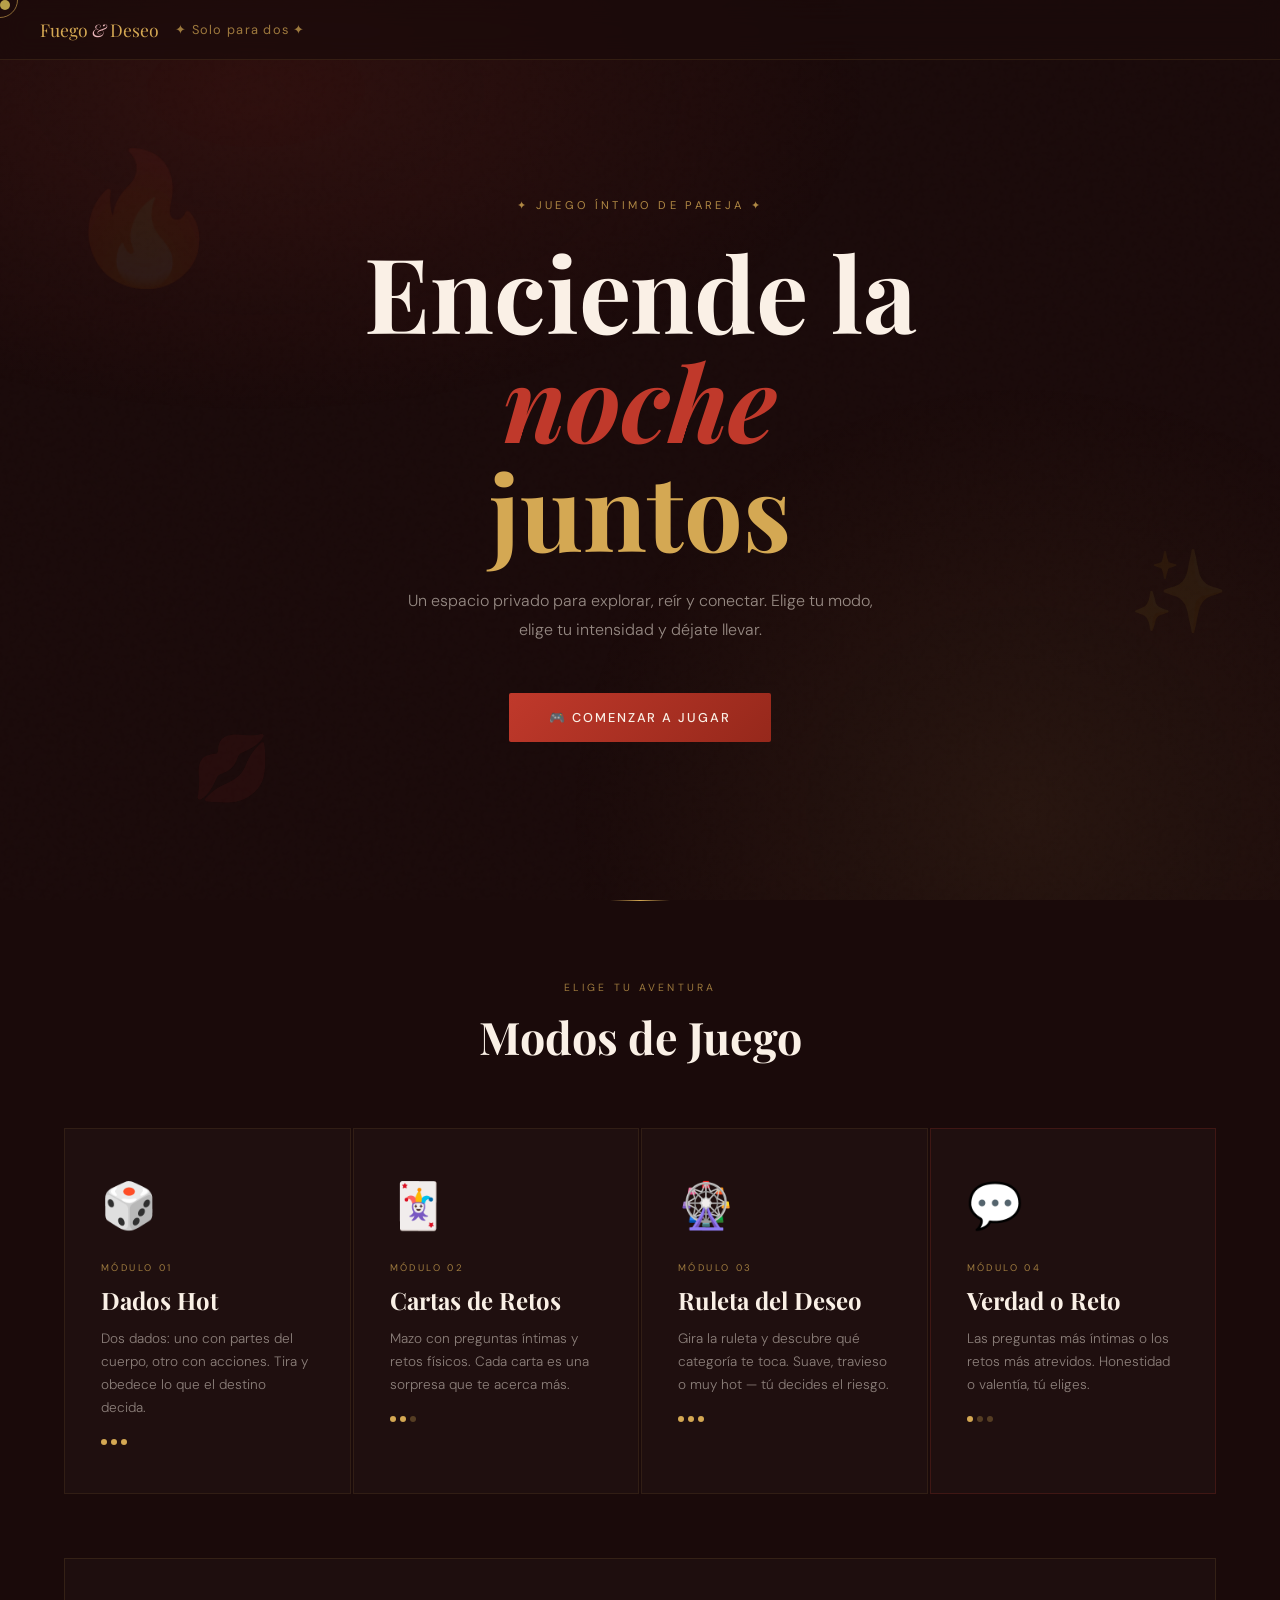
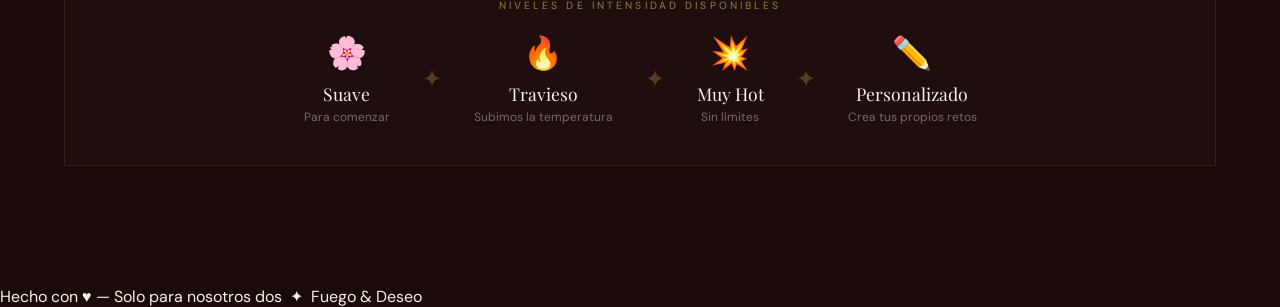
<file: index.html>
<!DOCTYPE html>
<html lang="es">
<head>
  <meta charset="UTF-8">
  <meta name="viewport" content="width=device-width, initial-scale=1.0">
  <title>Fuego & Deseo — Juegos de Pareja</title>
    <link rel="preconnect" href="https://fonts.googleapis.com">
  <link href="https://fonts.googleapis.com/css2?family=Playfair+Display:ital,wght@0,400;0,700;1,400&family=DM+Sans:wght@300;400;500&display=swap" rel="stylesheet">
  <link rel="stylesheet" href="styles.css">
</head>
<body>

  <!-- Custom Cursor -->
  <div class="cursor" id="cursor"></div>
  <div class="cursor-ring" id="cursorRing"></div>

  <!-- Particles -->
  <div class="particles" id="particles"></div>

  <!-- NAV -->
  <nav>
    <div class="nav-logo">Fuego <span>&</span> Deseo</div>
    <div class="nav-hint">✦ Solo para dos ✦</div>
  </nav>

  <!-- HERO -->
  <section class="hero">
    <div class="flame-deco">🔥</div>
    <div class="flame-deco">✨</div>
    <div class="flame-deco">💋</div>

    <div class="hero-inner">
      <p class="hero-pre">✦ Juego íntimo de pareja ✦</p>
      <h1 class="hero-title">
        Enciende la <em>noche</em>
        <span class="gold">juntos</span>
      </h1>
      <p class="hero-sub">
        Un espacio privado para explorar, reír y conectar.
        Elige tu modo, elige tu intensidad y déjate llevar.
      </p>
      <div class="hero-cta">
        <a href="#modulos" class="btn-main">
          <span>🎮 Comenzar a jugar</span>
        </a>
      </div>
    </div>
  </section>

  <div class="divider"></div>

  <!-- MÓDULOS -->
  <section class="modules" id="modulos">
    <p class="section-label">Elige tu aventura</p>
    <h2 class="section-title">Modos de Juego</h2>

    <div class="modules-grid">

      <!-- DADOS -->
      <a href="dados.html" class="module-card reveal">
        <span class="card-icon">🎲</span>
        <span class="card-tag">Módulo 01</span>
        <h3 class="card-title">Dados Hot</h3>
        <p class="card-desc">Dos dados: uno con partes del cuerpo, otro con acciones. Tira y obedece lo que el destino decida.</p>
        <div class="card-intensity">
          <div class="dot active"></div>
          <div class="dot active"></div>
          <div class="dot active"></div>
        </div>
        <span class="card-arrow">→</span>
      </a>

      <!-- CARTAS -->
      <a href="cartas.html" class="module-card reveal">
        <span class="card-icon">🃏</span>
        <span class="card-tag">Módulo 02</span>
        <h3 class="card-title">Cartas de Retos</h3>
        <p class="card-desc">Mazo con preguntas íntimas y retos físicos. Cada carta es una sorpresa que te acerca más.</p>
        <div class="card-intensity">
          <div class="dot active"></div>
          <div class="dot active"></div>
          <div class="dot"></div>
        </div>
        <span class="card-arrow">→</span>
      </a>

      <!-- RULETA -->
      <a href="ruleta.html" class="module-card reveal">
        <span class="card-icon">🎡</span>
        <span class="card-tag">Módulo 03</span>
        <h3 class="card-title">Ruleta del Deseo</h3>
        <p class="card-desc">Gira la ruleta y descubre qué categoría te toca. Suave, travieso o muy hot — tú decides el riesgo.</p>
        <div class="card-intensity">
          <div class="dot active"></div>
          <div class="dot active"></div>
          <div class="dot active"></div>
        </div>
        <span class="card-arrow">→</span>
      </a>

      <!-- VERDAD O RETO -->
      <a href="cartas.html" class="module-card reveal" style="border-color: rgba(192,57,43,0.2);">
        <span class="card-icon">💬</span>
        <span class="card-tag">Módulo 04</span>
        <h3 class="card-title">Verdad o Reto</h3>
        <p class="card-desc">Las preguntas más íntimas o los retos más atrevidos. Honestidad o valentía, tú eliges.</p>
        <div class="card-intensity">
          <div class="dot active"></div>
          <div class="dot"></div>
          <div class="dot"></div>
        </div>
        <span class="card-arrow">→</span>
      </a>

    </div>

    <!-- Intensity Info -->
    <div class="reveal" style="margin-top: 64px; padding: 40px; background: rgba(255,255,255,0.02); border: 1px solid rgba(212,168,83,0.12); text-align: center;">
      <p style="font-size: 0.65rem; letter-spacing: 0.3em; text-transform: uppercase; color: var(--gold); opacity: 0.7; margin-bottom: 20px;">Niveles de intensidad disponibles</p>
      <div style="display: flex; justify-content: center; gap: 32px; flex-wrap: wrap;">
        <div style="text-align: center;">
          <div style="font-size: 2rem; margin-bottom: 8px;">🌸</div>
          <div style="font-family: 'Playfair Display', serif; font-size: 1.1rem; margin-bottom: 4px;">Suave</div>
          <div style="font-size: 0.75rem; color: rgba(250,240,230,0.4);">Para comenzar</div>
        </div>
        <div style="color: rgba(212,168,83,0.3); display: flex; align-items: center; font-size: 1.5rem;">✦</div>
        <div style="text-align: center;">
          <div style="font-size: 2rem; margin-bottom: 8px;">🔥</div>
          <div style="font-family: 'Playfair Display', serif; font-size: 1.1rem; margin-bottom: 4px;">Travieso</div>
          <div style="font-size: 0.75rem; color: rgba(250,240,230,0.4);">Subimos la temperatura</div>
        </div>
        <div style="color: rgba(212,168,83,0.3); display: flex; align-items: center; font-size: 1.5rem;">✦</div>
        <div style="text-align: center;">
          <div style="font-size: 2rem; margin-bottom: 8px;">💥</div>
          <div style="font-family: 'Playfair Display', serif; font-size: 1.1rem; margin-bottom: 4px;">Muy Hot</div>
          <div style="font-size: 0.75rem; color: rgba(250,240,230,0.4);">Sin límites</div>
        </div>
        <div style="color: rgba(212,168,83,0.3); display: flex; align-items: center; font-size: 1.5rem;">✦</div>
        <div style="text-align: center;">
          <div style="font-size: 2rem; margin-bottom: 8px;">✏️</div>
          <div style="font-family: 'Playfair Display', serif; font-size: 1.1rem; margin-bottom: 4px;">Personalizado</div>
          <div style="font-size: 0.75rem; color: rgba(250,240,230,0.4);">Crea tus propios retos</div>
        </div>
      </div>
    </div>
  </section>

  <footer>
    <p>Hecho con <span class="heart">♥</span> — Solo para nosotros dos &nbsp;✦&nbsp; Fuego & Deseo</p>
  </footer>

  <script src="index.js" defer></script>
</body>
</html>
</file>
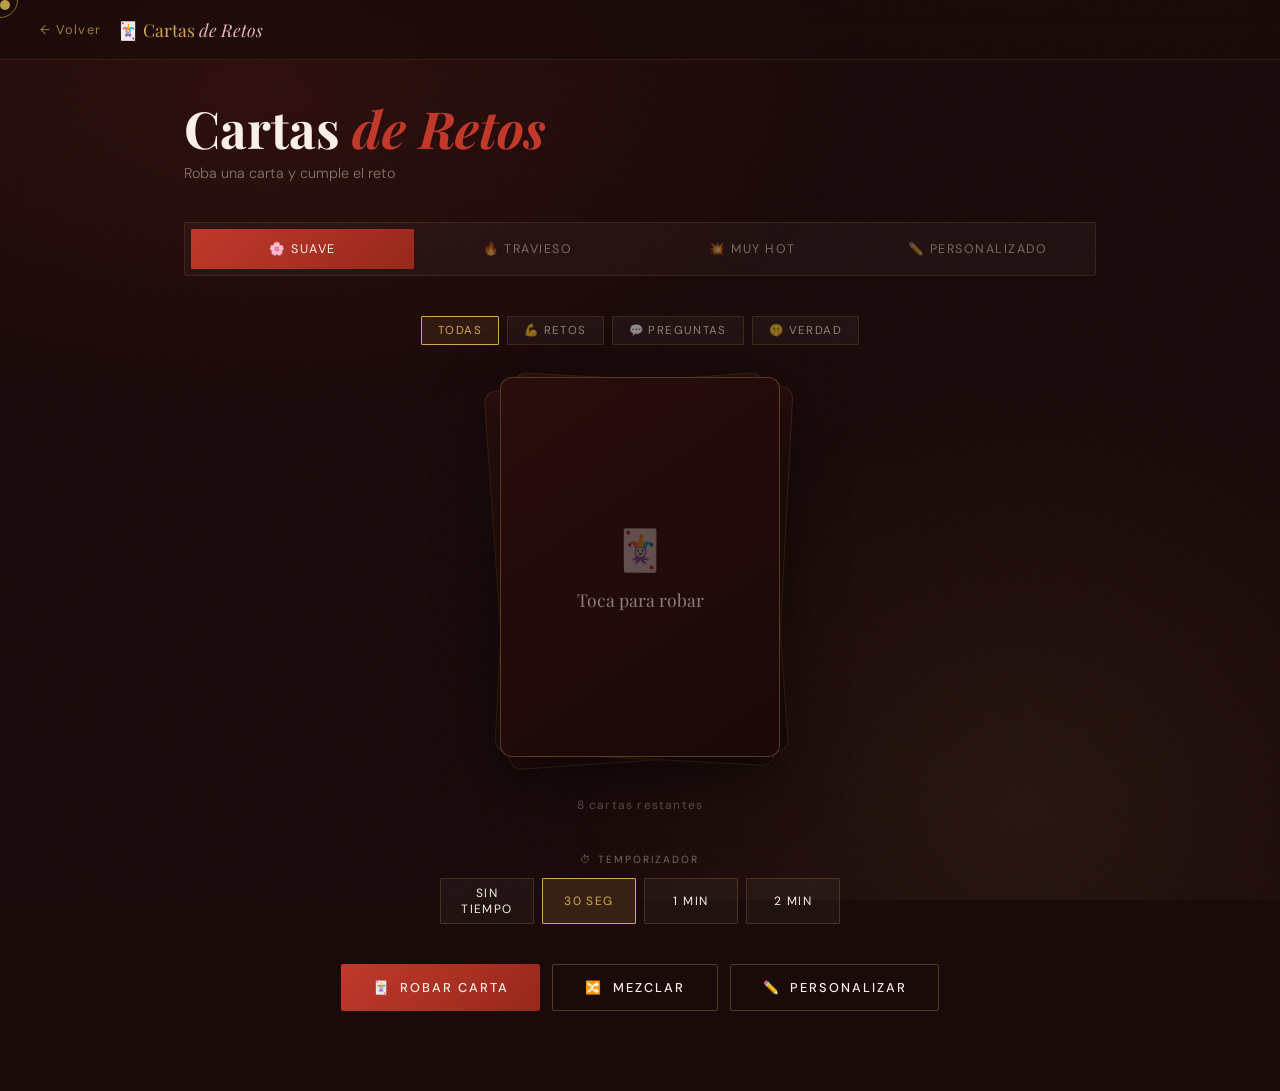
<file: cartas.html>
<!DOCTYPE html>
<html lang="es">
<head>
  <meta charset="UTF-8">
  <meta name="viewport" content="width=device-width, initial-scale=1.0">
  <title>Cartas de Retos — Fuego & Deseo</title>
  <link rel="preconnect" href="https://fonts.googleapis.com">
  <link href="https://fonts.googleapis.com/css2?family=Playfair+Display:ital,wght@0,400;0,700;1,400&family=DM+Sans:wght@300;400;500&display=swap" rel="stylesheet">
  <link rel="stylesheet" href="styles.css">
</head>
<body>
  <div class="cursor" id="cursor"></div>
  <div class="cursor-ring" id="cursorRing"></div>

  <nav>
    <a href="index.html" class="nav-back">← Volver</a>
    <div class="nav-logo">🃏 Cartas <span>de Retos</span></div>
  </nav>

  <div class="page-wrap">
    <h1 class="page-title anim-fade">Cartas <em style="font-style:italic;color:var(--rouge)">de Retos</em></h1>
    <p class="page-sub anim-fade">Roba una carta y cumple el reto</p>

    <!-- INTENSITY -->
    <div class="intensity-bar anim-fade" id="intensityBar">
      <button class="intensity-btn active" data-level="suave">🌸 Suave</button>
      <button class="intensity-btn" data-level="travieso">🔥 Travieso</button>
      <button class="intensity-btn" data-level="hot">💥 Muy Hot</button>
      <button class="intensity-btn" data-level="custom">✏️ Personalizado</button>
    </div>

    <!-- TYPE FILTER -->
    <div class="card-type-row anim-fade">
      <button class="type-filter active" data-type="all">Todas</button>
      <button class="type-filter" data-type="reto">💪 Retos</button>
      <button class="type-filter" data-type="pregunta">💬 Preguntas</button>
      <button class="type-filter" data-type="verdad">🤫 Verdad</button>
    </div>

    <div class="cards-section">
      <!-- DECK -->
      <div class="deck-area">
        <div class="deck-stack">
          <div class="deck-ghost"></div>
          <div class="deck-ghost"></div>
        </div>
        <div class="card-main" id="cardMain">
          <div class="card-back">🃏</div>
          <p style="font-family:'Playfair Display',serif;font-size:1.1rem;margin-top:12px;opacity:0.5;">Toca para robar</p>

          <div class="card-timer" id="cardTimer">
            <div class="timer-display" id="timerDisplay">00:30</div>
            <div class="timer-bar"><div class="timer-fill" id="timerFill" style="width:100%"></div></div>
          </div>
        </div>
      </div>

      <!-- Counter -->
      <div class="counter" id="counter">— cartas disponibles —</div>

      <!-- Timer presets -->
      <div class="timer-section">
        <div class="timer-label">⏱ Temporizador</div>
        <div class="timer-controls">
          <button class="timer-preset" data-sec="0">Sin tiempo</button>
          <button class="timer-preset active" data-sec="30">30 seg</button>
          <button class="timer-preset" data-sec="60">1 min</button>
          <button class="timer-preset" data-sec="120">2 min</button>
        </div>
      </div>

      <!-- Actions -->
      <div class="actions-row">
        <button class="btn btn-primary" id="drawBtn">🃏 &nbsp;Robar carta</button>
        <button class="btn btn-ghost" id="shuffleBtn">🔀 &nbsp;Mezclar</button>
        <button class="btn btn-ghost" id="customBtn">✏️ &nbsp;Personalizar</button>
      </div>
    </div>
  </div>

  <!-- CUSTOM MODAL -->
  <div class="modal-backdrop" id="customModal">
    <div class="modal">
      <button class="modal-close close-modal">✕</button>
      <h2 style="font-family:'Playfair Display',serif;font-size:1.5rem;margin-bottom:4px;">Agregar cartas</h2>
      <p style="font-size:0.8rem;color:rgba(250,240,230,0.4);margin-bottom:20px;">Crea tus propios retos y preguntas</p>

      <label class="field-label">Tipo de carta</label>
      <select class="type-select" id="newCardType">
        <option value="reto">💪 Reto</option>
        <option value="pregunta">💬 Pregunta</option>
        <option value="verdad">🤫 Verdad</option>
      </select>

      <label class="field-label">Texto de la carta</label>
      <div style="display:flex;gap:8px;margin-bottom:16px;">
        <textarea class="input" id="newCardText" rows="3" placeholder="Escribe tu reto o pregunta..."></textarea>
        <button class="btn btn-gold" style="flex-shrink:0;align-self:flex-end" id="addCard">+ Agregar</button>
      </div>

      <div class="custom-cards-list" id="customCardsList"></div>

      <div style="margin-top:24px;display:flex;gap:8px;justify-content:flex-end;">
        <button class="btn btn-ghost close-modal">Cerrar</button>
      </div>
    </div>
  </div>

  <script src="cartas.js" defer></script>
</body>
</html>
</file>
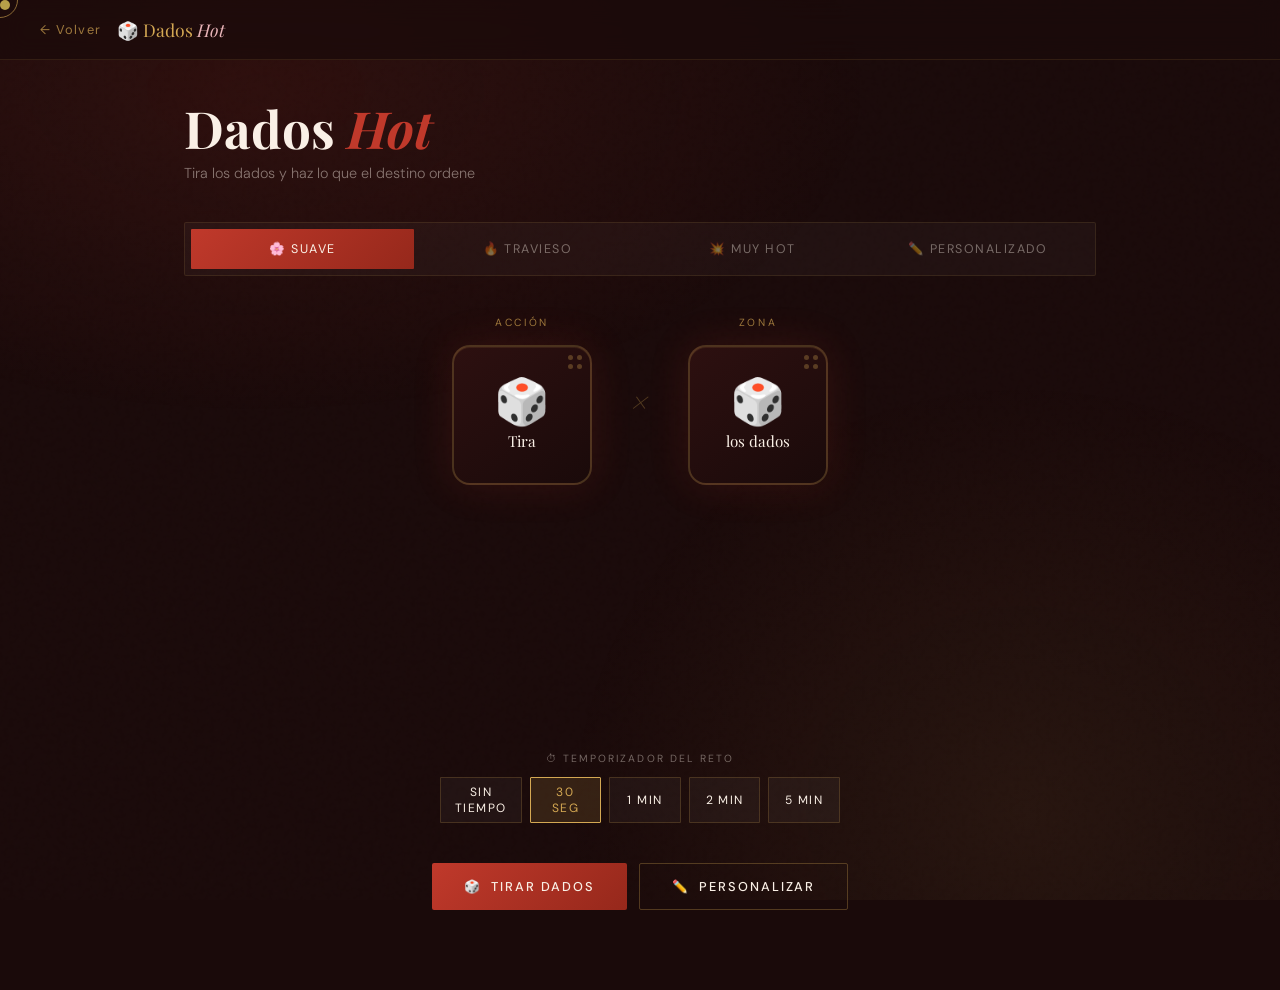
<file: dados.html>
<!DOCTYPE html>
<html lang="es">
<head>
  <meta charset="UTF-8">
  <meta name="viewport" content="width=device-width, initial-scale=1.0">
  <title>Dados Hot — Fuego & Deseo</title>
  <link rel="preconnect" href="https://fonts.googleapis.com">
  <link href="https://fonts.googleapis.com/css2?family=Playfair+Display:ital,wght@0,400;0,700;1,400&family=DM+Sans:wght@300;400;500&display=swap" rel="stylesheet">
  <link rel="stylesheet" href="styles.css">
</head>
<body>
  <div class="cursor" id="cursor"></div>
  <div class="cursor-ring" id="cursorRing"></div>

  <nav>
    <a href="index.html" class="nav-back">← Volver</a>
    <div class="nav-logo">🎲 Dados <span>Hot</span></div>
  </nav>

  <div class="page-wrap">
    <h1 class="page-title anim-fade">Dados <em style="font-style:italic;color:var(--rouge)">Hot</em></h1>
    <p class="page-sub anim-fade">Tira los dados y haz lo que el destino ordene</p>

    <!-- INTENSITY -->
    <div class="intensity-bar anim-fade" id="intensityBar">
      <button class="intensity-btn active" data-level="suave">🌸 Suave</button>
      <button class="intensity-btn" data-level="travieso">🔥 Travieso</button>
      <button class="intensity-btn" data-level="hot">💥 Muy Hot</button>
      <button class="intensity-btn" data-level="custom">✏️ Personalizado</button>
    </div>

    <div class="dice-arena">
      <!-- DICE -->
      <div class="dice-pair">
        <div class="die-wrap">
          <div class="die-label">Acción</div>
          <div class="die" id="dieAccion">
            <div class="dots-decor"><div class="dot-d"></div><div class="dot-d"></div><div class="dot-d"></div><div class="dot-d"></div></div>
            <div class="die-emoji" id="dieAccionEmoji">🎲</div>
            <div class="die-text" id="dieAccionText">Tira</div>
          </div>
        </div>

        <div class="die-vs">×</div>

        <div class="die-wrap">
          <div class="die-label">Zona</div>
          <div class="die" id="dieZona">
            <div class="dots-decor"><div class="dot-d"></div><div class="dot-d"></div><div class="dot-d"></div><div class="dot-d"></div></div>
            <div class="die-emoji" id="dieZonaEmoji">🎲</div>
            <div class="die-text" id="dieZonaText">los dados</div>
          </div>
        </div>
      </div>

      <!-- RESULT -->
      <div class="result-card" id="resultCard">
        <div class="result-verb" id="resAccion">—</div>
        <div class="result-connector">en</div>
        <div class="result-body" id="resZona">—</div>
        <div id="resTimer" style="margin-top:16px;display:none;">
          <div class="timer-display" id="timerDisplay">00:30</div>
          <div class="timer-bar"><div class="timer-fill" id="timerFill" style="width:100%"></div></div>
        </div>
      </div>

      <!-- TIMER PRESETS -->
      <div class="timer-section">
        <div class="timer-label">⏱ Temporizador del reto</div>
        <div class="timer-controls">
          <button class="timer-preset" data-sec="0">Sin tiempo</button>
          <button class="timer-preset active" data-sec="30">30 seg</button>
          <button class="timer-preset" data-sec="60">1 min</button>
          <button class="timer-preset" data-sec="120">2 min</button>
          <button class="timer-preset" data-sec="300">5 min</button>
        </div>
      </div>

      <!-- ACTIONS -->
      <div class="actions-row">
        <button class="btn btn-primary" id="rollBtn">🎲 &nbsp;Tirar dados</button>
        <button class="btn btn-ghost" id="customBtn">✏️ &nbsp;Personalizar</button>
      </div>
    </div>
  </div>

  <!-- CUSTOM MODAL -->
  <div class="modal-backdrop" id="customModal">
    <div class="modal">
      <button class="modal-close" id="modalClose">✕</button>
      <h2 style="font-family:'Playfair Display',serif;font-size:1.6rem;margin-bottom:4px;">Personalizar dados</h2>
      <p style="font-size:0.8rem;color:rgba(250,240,230,0.4);margin-bottom:24px;">Agrega tus propias acciones y zonas</p>

      <div class="tab-bar">
        <button class="tab-btn active" data-tab="acciones">Acciones</button>
        <button class="tab-btn" data-tab="zonas">Zonas</button>
      </div>

      <div id="tabAcciones">
        <label class="field-label">Nueva acción</label>
        <div style="display:flex;gap:8px;margin-bottom:16px;">
          <input type="text" class="input" id="inputAccion" placeholder="Ej: Masajea..." style="resize:none;">
          <button class="btn btn-gold" style="white-space:nowrap" id="addAccion">+ Agregar</button>
        </div>
        <ul class="custom-list" id="listAcciones"></ul>
      </div>

      <div id="tabZonas" style="display:none;">
        <label class="field-label">Nueva zona</label>
        <div style="display:flex;gap:8px;margin-bottom:16px;">
          <input type="text" class="input" id="inputZona" placeholder="Ej: la espalda...">
          <button class="btn btn-gold" style="white-space:nowrap" id="addZona">+ Agregar</button>
        </div>
        <ul class="custom-list" id="listZonas"></ul>
      </div>

      <div style="margin-top:24px;display:flex;gap:8px;justify-content:flex-end;">
        <button class="btn btn-ghost" id="modalCancel">Cancelar</button>
        <button class="btn btn-primary" id="modalSave">Guardar</button>
      </div>
    </div>
  </div>

  <script src="dados.js" defer></script>
</body>
</html>
</file>
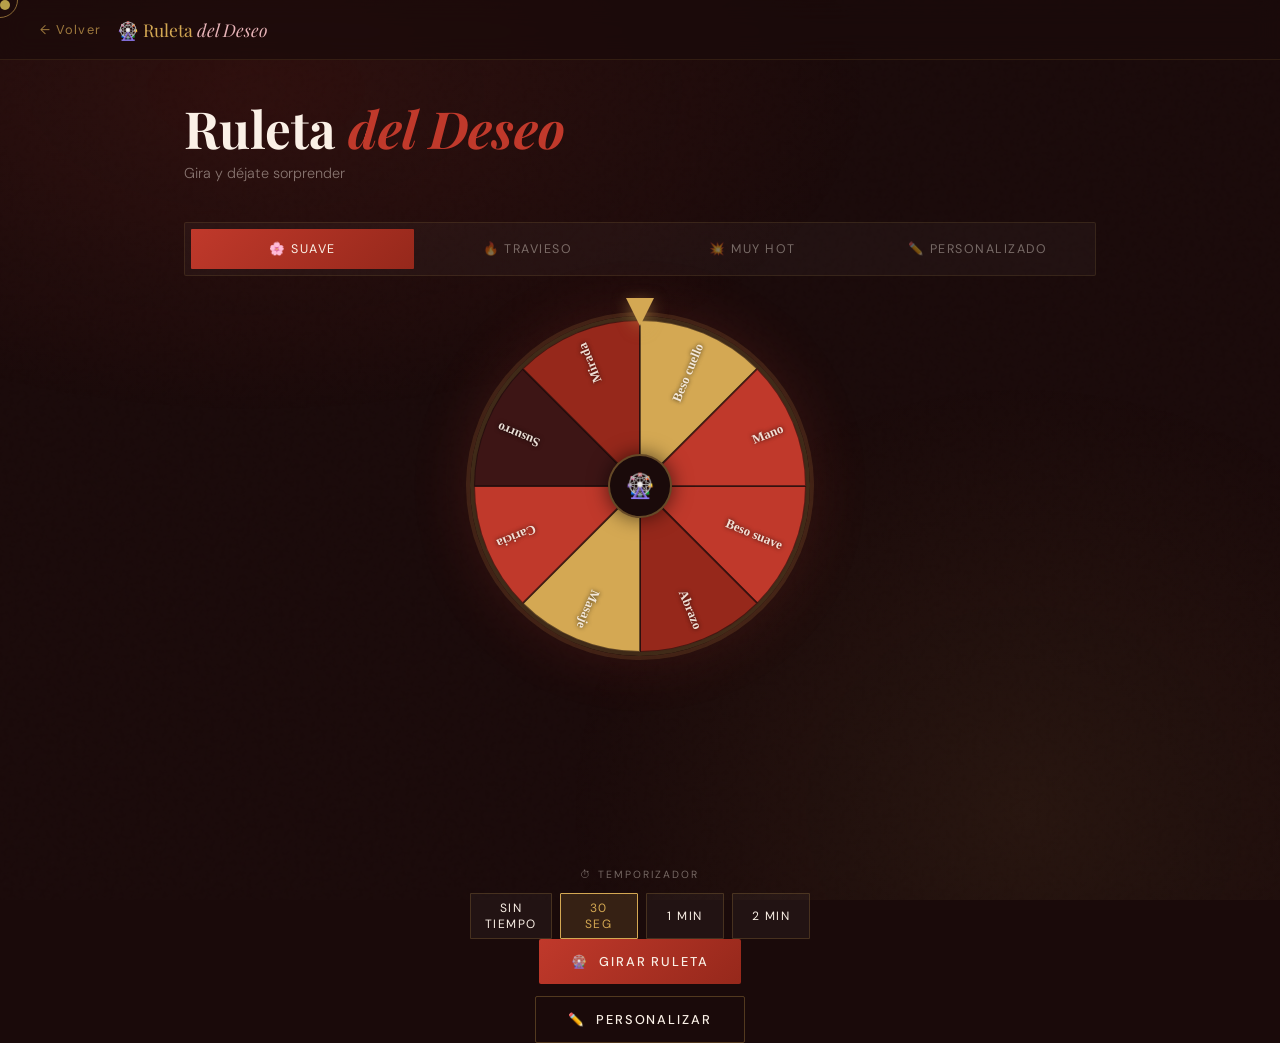
<file: ruleta.html>
<!DOCTYPE html>
<html lang="es">
<head>
  <meta charset="UTF-8">
  <meta name="viewport" content="width=device-width, initial-scale=1.0">
  <title>Ruleta del Deseo — Fuego & Deseo</title>
  <link rel="preconnect" href="https://fonts.googleapis.com">
  <link href="https://fonts.googleapis.com/css2?family=Playfair+Display:ital,wght@0,400;0,700;1,400&family=DM+Sans:wght@300;400;500&display=swap" rel="stylesheet">
  <link rel="stylesheet" href="styles.css">
</head>
<body>
  <div class="cursor" id="cursor"></div>
  <div class="cursor-ring" id="cursorRing"></div>

  <nav>
    <a href="index.html" class="nav-back">← Volver</a>
    <div class="nav-logo">🎡 Ruleta <span>del Deseo</span></div>
  </nav>

  <div class="page-wrap">
    <h1 class="page-title anim-fade">Ruleta <em style="font-style:italic;color:var(--rouge)">del Deseo</em></h1>
    <p class="page-sub anim-fade">Gira y déjate sorprender</p>

    <!-- INTENSITY -->
    <div class="intensity-bar anim-fade">
      <button class="intensity-btn active" data-level="suave">🌸 Suave</button>
      <button class="intensity-btn" data-level="travieso">🔥 Travieso</button>
      <button class="intensity-btn" data-level="hot">💥 Muy Hot</button>
      <button class="intensity-btn" data-level="custom">✏️ Personalizado</button>
    </div>

    <div class="wheel-section">
      <!-- WHEEL -->
      <div class="wheel-container">
        <div class="wheel-pointer"></div>
        <canvas id="wheel" width="340" height="340"></canvas>
        <button class="wheel-center-btn" id="spinBtn">🎡</button>
      <div class="wheel-result" id="wheelResult">
        <div class="result-category" id="resultCategory">—</div>
        <div class="result-main" id="resultMain">—</div>
        <div style="margin-top:20px;" id="resultTimer" style="display:none;">
          <div class="timer-display" id="timerDisplay">00:30</div>
          <div class="timer-bar"><div class="timer-fill" id="timerFill" style="width:100%"></div></div>
        </div>
      </div>

      <!-- TIMER -->
      <div class="timer-section">
        <div class="timer-label">⏱ Temporizador</div>
        <div class="timer-controls">
          <button class="timer-preset" data-sec="0">Sin tiempo</button>
          <button class="timer-preset active" data-sec="30">30 seg</button>
          <button class="timer-preset" data-sec="60">1 min</button>
          <button class="timer-preset" data-sec="120">2 min</button>
        </div>
      </div>

      <!-- ACTIONS -->
      <div class="actions-row">
        <button class="btn btn-primary" id="spinActionBtn">🎡 &nbsp;Girar ruleta</button>
        <button class="btn btn-ghost" id="customBtn">✏️ &nbsp;Personalizar</button>
      </div>
    </div>
  </div>

  <!-- CUSTOM MODAL -->
  <div class="modal-backdrop" id="customModal">
    <div class="modal">
      <button class="modal-close close-modal">✕</button>
      <h2 style="font-family:'Playfair Display',serif;font-size:1.5rem;margin-bottom:4px;">Personalizar ruleta</h2>
      <p style="font-size:0.8rem;color:rgba(250,240,230,0.4);margin-bottom:20px;">Agrega tus propios segmentos</p>

      <label class="field-label">Nuevo segmento</label>
      <div style="display:flex;gap:8px;margin-bottom:16px;">
        <input type="text" class="input" id="newSegInput" placeholder="Ej: Masaje en la espalda...">
        <button class="btn btn-gold" id="addSegBtn">+ Agregar</button>
      </div>

      <div class="custom-seg-list" id="customSegList"></div>

      <div style="margin-top:24px;display:flex;gap:8px;justify-content:flex-end;">
        <button class="btn btn-ghost close-modal">Cerrar</button>
      </div>
    </div>
  </div>

  <script src="ruleta.js" defer></script>
</body>
</html>
</file>
<file: styles.css>
:root {
  --rouge: #C0392B;
  --rouge-deep: #96281B;
  --blush: #E8B4B8;
  --cream: #FAF0E6;
  --dark: #1A0A0A;
  --mid: #3D1515;
  --gold: #D4A853;
  --gold-light: #F0C978;
  --smoke: rgba(255,255,255,0.06);
  --green: #27AE60;
}

* { margin: 0; padding: 0; box-sizing: border-box; }
html { scroll-behavior: smooth; }

body {
  background: var(--dark);
  color: var(--cream);
  font-family: 'DM Sans', sans-serif;
  overflow-x: hidden;
  cursor: none;
  min-height: 100vh;
}

body::before {
  content: '';
  position: fixed; inset: 0;
  background:
    radial-gradient(ellipse 80% 60% at 20% 10%, rgba(192,57,43,0.12) 0%, transparent 60%),
    radial-gradient(ellipse 60% 80% at 80% 90%, rgba(212,168,83,0.07) 0%, transparent 60%);
  pointer-events: none;
  z-index: 0;
}

body::after {
  content: '';
  position: fixed; inset: 0;
  background-image: url("data:image/svg+xml,%3Csvg viewBox='0 0 200 200' xmlns='http://www.w3.org/2000/svg'%3E%3Cfilter id='noise'%3E%3CfeTurbulence type='fractalNoise' baseFrequency='0.85' numOctaves='4' stitchTiles='stitch'/%3E%3C/filter%3E%3Crect width='100%25' height='100%25' filter='url(%23noise)' opacity='0.04'/%3E%3C/svg%3E");
  pointer-events: none;
  z-index: 1;
  opacity: 0.4;
}

.cursor {
  width: 10px; height: 10px;
  background: var(--gold);
  border-radius: 50%;
  position: fixed;
  pointer-events: none;
  z-index: 9999;
  transition: transform 0.1s ease;
  mix-blend-mode: difference;
}

.cursor-ring {
  width: 36px; height: 36px;
  border: 1px solid var(--gold);
  border-radius: 50%;
  position: fixed;
  pointer-events: none;
  z-index: 9998;
  transition: all 0.15s ease;
  opacity: 0.6;
}

nav {
  position: fixed;
  top: 0;
  left: 0;
  right: 0;
  padding: 18px 40px;
  display: flex;
  align-items: center;
  gap: 16px;
  z-index: 100;
  backdrop-filter: blur(12px);
  background: rgba(26,10,10,0.7);
  border-bottom: 1px solid rgba(212,168,83,0.12);
}

.nav-back,
.nav-hint {
  color: var(--gold);
  opacity: 0.7;
  text-decoration: none;
  font-size: 0.8rem;
  letter-spacing: 0.1em;
  cursor: none;
}

.nav-back:hover,
.nav-hint:hover {
  opacity: 1;
}

.nav-logo {
  font-family: 'Playfair Display', serif;
  font-size: 1.1rem;
  color: var(--gold);
}

.nav-logo span {
  color: var(--blush);
  font-style: italic;
}

.page-wrap {
  position: relative;
  z-index: 2;
  padding: 100px 24px 80px;
  max-width: 960px;
  margin: 0 auto;
}

.intensity-bar {
  display: flex;
  gap: 2px;
  margin-bottom: 40px;
  background: rgba(255,255,255,0.03);
  border: 1px solid rgba(212,168,83,0.12);
  padding: 6px;
  border-radius: 2px;
}

.intensity-btn,
.timer-preset,
.type-filter,
.tab-btn {
  cursor: none;
}

.intensity-btn,
.timer-preset {
  flex: 1;
  padding: 12px 8px;
  background: transparent;
  border: none;
  color: rgba(250,240,230,0.4);
  font-family: 'DM Sans', sans-serif;
  font-size: 0.78rem;
  letter-spacing: 0.12em;
  text-transform: uppercase;
  transition: all 0.25s;
  border-radius: 1px;
}

.intensity-btn.active,
.timer-preset.active {
  background: linear-gradient(135deg, var(--rouge), var(--rouge-deep));
  color: var(--cream);
}

.intensity-btn:hover:not(.active),
.timer-preset:hover:not(.active) {
  color: var(--cream);
  background: rgba(255,255,255,0.05);
}

.timer-display {
  font-family: 'Playfair Display', serif;
  font-size: 3rem;
  color: var(--gold);
  letter-spacing: 0.05em;
}

.timer-bar {
  height: 3px;
  background: rgba(212,168,83,0.15);
  border-radius: 2px;
  overflow: hidden;
  margin-top: 8px;
}

.timer-fill {
  height: 100%;
  background: linear-gradient(90deg, var(--gold), var(--rouge));
  transition: width 1s linear;
}

.btn,
.btn-primary,
.btn-gold,
.btn-ghost,
.btn-main {
  display: inline-flex;
  align-items: center;
  gap: 8px;
  padding: 14px 32px;
  border: none;
  border-radius: 2px;
  font-family: 'DM Sans', sans-serif;
  font-size: 0.8rem;
  letter-spacing: 0.15em;
  text-transform: uppercase;
  cursor: none;
  transition: all 0.3s;
  font-weight: 500;
}

.btn-primary {
  background: linear-gradient(135deg, var(--rouge), var(--rouge-deep));
  color: var(--cream);
}

.btn-primary:hover,
.btn-main:hover,
.btn-gold:hover,
.btn-ghost:hover {
  transform: translateY(-2px);
}

.btn-gold {
  background: linear-gradient(135deg, var(--gold), var(--gold-light));
  color: var(--dark);
}

.btn-ghost {
  background: transparent;
  color: var(--cream);
  border: 1px solid rgba(212,168,83,0.3);
}

.btn-ghost:hover {
  border-color: var(--gold);
  color: var(--gold);
}

.btn-main {
  align-items: center;
  padding: 16px 40px;
  background: linear-gradient(135deg, var(--rouge), var(--rouge-deep));
  color: var(--cream);
  text-decoration: none;
  position: relative;
  overflow: hidden;
}

.btn-main::before {
  content: '';
  position: absolute;
  inset: 0;
  background: linear-gradient(135deg, var(--gold), var(--gold-light));
  opacity: 0;
  transition: opacity 0.3s;
}

.btn-main:hover::before {
  opacity: 1;
}

.btn-main span {
  position: relative;
  z-index: 1;
}

.modal-backdrop {
  position: fixed;
  inset: 0;
  background: rgba(26,10,10,0.9);
  backdrop-filter: blur(8px);
  z-index: 200;
  display: flex;
  align-items: center;
  justify-content: center;
  opacity: 0;
  pointer-events: none;
  transition: opacity 0.3s;
}

.modal-backdrop.open {
  opacity: 1;
  pointer-events: all;
}

.modal {
  background: #260E0E;
  border: 1px solid rgba(212,168,83,0.2);
  padding: 48px;
  max-width: 560px;
  width: 90%;
  position: relative;
  transform: translateY(20px);
  transition: transform 0.3s;
}

.modal-backdrop.open .modal {
  transform: translateY(0);
}

.modal-close {
  position: absolute;
  top: 16px;
  right: 20px;
  background: none;
  border: none;
  color: rgba(250,240,230,0.4);
  font-size: 1.3rem;
  cursor: none;
  transition: color 0.2s;
}

.modal-close:hover {
  color: var(--cream);
}

.tag {
  display: inline-block;
  padding: 4px 10px;
  font-size: 0.6rem;
  letter-spacing: 0.2em;
  text-transform: uppercase;
  border-radius: 1px;
}

.tag-suave {
  background: rgba(39,174,96,0.15);
  color: #27AE60;
  border: 1px solid rgba(39,174,96,0.3);
}

.tag-travieso {
  background: rgba(212,168,83,0.15);
  color: var(--gold);
  border: 1px solid rgba(212,168,83,0.3);
}

.tag-hot {
  background: rgba(192,57,43,0.15);
  color: var(--rouge);
  border: 1px solid rgba(192,57,43,0.3);
}

.tag-custom {
  background: rgba(250,240,230,0.08);
  color: var(--blush);
  border: 1px solid rgba(232,180,184,0.3);
}

.page-title {
  font-family: 'Playfair Display', serif;
  font-size: clamp(2rem, 5vw, 3.2rem);
  margin-bottom: 8px;
  line-height: 1.1;
}

.page-sub {
  font-size: 0.9rem;
  color: rgba(250,240,230,0.45);
  margin-bottom: 40px;
  font-weight: 300;
}

@keyframes fadeUp {
  from { opacity: 0; transform: translateY(24px); }
  to { opacity: 1; transform: translateY(0); }
}

@keyframes spin {
  to { transform: rotate(360deg); }
}

@keyframes pulse {
  0%,100% { transform: scale(1); }
  50% { transform: scale(1.05); }
}

@keyframes shake {
  0%,100% { transform: translateX(0); }
  20% { transform: translateX(-10px) rotate(-5deg); }
  40% { transform: translateX(10px) rotate(5deg); }
  60% { transform: translateX(-8px) rotate(-3deg); }
  80% { transform: translateX(8px) rotate(3deg); }
}

.anim-fade {
  animation: fadeUp 0.6s ease both;
}

.input {
  width: 100%;
  padding: 12px 16px;
  background: rgba(255,255,255,0.04);
  border: 1px solid rgba(212,168,83,0.2);
  color: var(--cream);
  font-family: 'DM Sans', sans-serif;
  font-size: 0.9rem;
  border-radius: 2px;
  resize: vertical;
  outline: none;
  transition: border-color 0.2s;
}

.input:focus {
  border-color: rgba(212,168,83,0.5);
}

.input::placeholder {
  color: rgba(250,240,230,0.25);
}

label.field-label {
  display: block;
  font-size: 0.7rem;
  letter-spacing: 0.2em;
  text-transform: uppercase;
  color: var(--gold);
  opacity: 0.8;
  margin-bottom: 8px;
}

.reveal {
  opacity: 0;
  transform: translateY(30px);
  transition: opacity 0.7s ease, transform 0.7s ease;
}

.reveal.visible {
  opacity: 1;
  transform: translateY(0);
}

/* Index / Home */
.hero {
  position: relative;
  min-height: 100vh;
  display: flex;
  align-items: center;
  justify-content: center;
  text-align: center;
  padding: 120px 24px 80px;
  z-index: 2;
}

.hero-inner {
  max-width: 780px;
}

.hero-pre {
  font-size: 0.7rem;
  letter-spacing: 0.3em;
  text-transform: uppercase;
  color: var(--gold);
  opacity: 0.8;
  margin-bottom: 24px;
}

.hero-title {
  font-family: 'Playfair Display', serif;
  font-size: clamp(3rem, 9vw, 6.5rem);
  line-height: 1.05;
  margin-bottom: 24px;
}

.hero-title em {
  font-style: italic;
  color: var(--rouge);
  display: block;
}

.hero-title .gold {
  color: var(--gold);
}

.hero-sub {
  font-size: 1rem;
  color: rgba(250,240,230,0.55);
  line-height: 1.8;
  max-width: 480px;
  margin: 0 auto 48px;
  font-weight: 300;
}

.hero-cta {
  display: inline-block;
}

.divider {
  width: 60px;
  height: 1px;
  background: linear-gradient(90deg, transparent, var(--gold), transparent);
  margin: 0 auto 80px;
  position: relative;
  z-index: 2;
}

.section-label {
  text-align: center;
  margin-bottom: 16px;
  font-size: 0.65rem;
  letter-spacing: 0.3em;
  text-transform: uppercase;
  color: var(--gold);
  opacity: 0.7;
}

.section-title {
  font-family: 'Playfair Display', serif;
  font-size: clamp(1.8rem, 4vw, 2.8rem);
  text-align: center;
  margin-bottom: 64px;
  line-height: 1.2;
}

.modules {
  padding: 0 24px 120px;
  position: relative;
  z-index: 2;
  max-width: 1200px;
  margin: 0 auto;
}

.modules-grid {
  display: grid;
  grid-template-columns: repeat(auto-fit, minmax(280px, 1fr));
  gap: 2px;
}

.module-card {
  position: relative;
  padding: 48px 36px;
  background: rgba(255,255,255,0.025);
  border: 1px solid rgba(212,168,83,0.1);
  text-decoration: none;
  color: var(--cream);
  overflow: hidden;
  transition: all 0.4s ease;
  cursor: none;
  display: block;
}

.module-card::before {
  content: '';
  position: absolute;
  inset: 0;
  background: linear-gradient(135deg, rgba(192,57,43,0.12), rgba(212,168,83,0.06));
  opacity: 0;
  transition: opacity 0.4s;
}

.module-card:hover::before {
  opacity: 1;
}

.module-card:hover {
  border-color: rgba(212,168,83,0.3);
  transform: translateY(-4px);
}

.module-card:hover .card-icon {
  transform: scale(1.15) rotate(-5deg);
}

.module-card:hover .card-arrow {
  opacity: 1;
  transform: translateX(0);
}

.card-icon {
  font-size: 2.8rem;
  display: block;
  margin-bottom: 20px;
  transition: transform 0.3s ease;
}

.card-tag {
  display: inline-block;
  font-size: 0.6rem;
  letter-spacing: 0.25em;
  text-transform: uppercase;
  color: var(--gold);
  opacity: 0.7;
  margin-bottom: 12px;
}

.card-title {
  font-family: 'Playfair Display', serif;
  font-size: 1.5rem;
  margin-bottom: 12px;
  line-height: 1.2;
}

.card-desc {
  font-size: 0.85rem;
  color: rgba(250,240,230,0.5);
  line-height: 1.7;
  font-weight: 300;
}

.card-arrow {
  position: absolute;
  bottom: 28px;
  right: 28px;
  color: var(--gold);
  font-size: 1.2rem;
  opacity: 0;
  transform: translateX(-8px);
  transition: all 0.3s ease;
}

.card-intensity {
  display: flex;
  gap: 4px;
  margin-top: 20px;
}

.dot {
  width: 6px;
  height: 6px;
  border-radius: 50%;
  background: rgba(212,168,83,0.3);
}

.dot.active {
  background: var(--gold);
}

.module-card.featured {
  grid-column: span 2;
  display: grid;
  grid-template-columns: 1fr 1fr;
  gap: 40px;
  align-items: center;
}

.wheel-section,
.cards-section,
.dice-arena {
  display: flex;
  flex-direction: column;
  align-items: center;
  gap: 40px;
}

.particles {
  position: fixed;
  inset: 0;
  pointer-events: none;
  z-index: 0;
  overflow: hidden;
}

.particle {
  position: absolute;
  width: 2px;
  height: 2px;
  background: var(--gold);
  border-radius: 50%;
  animation: rise linear infinite;
  opacity: 0;
}

@keyframes rise {
  0% { transform: translateY(100vh) scale(0); opacity: 0; }
  10% { opacity: 0.6; }
  90% { opacity: 0.3; }
  100% { transform: translateY(-10vh) scale(1); opacity: 0; }
}

.hero .flame-deco {
  position: absolute;
  font-size: 8rem;
  opacity: 0.06;
  pointer-events: none;
  animation: float 6s ease-in-out infinite;
}

.hero .flame-deco:nth-child(1) { top: 15%; left: 5%; animation-delay: 0s; }
.hero .flame-deco:nth-child(2) { top: 60%; right: 4%; animation-delay: 2s; font-size: 5rem; }
.hero .flame-deco:nth-child(3) { bottom: 10%; left: 15%; animation-delay: 4s; font-size: 4rem; }

@keyframes float {
  0%, 100% { transform: translateY(0) rotate(-5deg); }
  50% { transform: translateY(-20px) rotate(5deg); }
}

.card-main,
.die,
.wheel-container,
.result-card,
.wheel-result,
.deck-area,
.modal {
  transition: all 0.3s ease;
}

/* Cartas page */
.deck-area {
  position: relative;
  width: 280px;
  height: 380px;
  margin: 0 auto;
}

.deck-stack,
.deck-ghost {
  position: absolute;
  inset: 0;
}

.deck-ghost {
  background: linear-gradient(145deg, #2D1010, #1A0A0A);
  border: 1px solid rgba(212,168,83,0.15);
  border-radius: 12px;
  transition: transform 0.3s;
}

.deck-ghost:nth-child(1) { transform: rotate(-4deg) translate(-4px, 4px); }
.deck-ghost:nth-child(2) { transform: rotate(3deg) translate(4px, 2px); }

.card-main {
  position: absolute;
  inset: 0;
  background: linear-gradient(145deg, #2A0D0D, #1A0808);
  border: 1px solid rgba(212,168,83,0.3);
  border-radius: 12px;
  display: flex;
  flex-direction: column;
  align-items: center;
  justify-content: center;
  padding: 32px 24px;
  text-align: center;
  cursor: none;
  box-shadow: 0 20px 60px rgba(0,0,0,0.5);
  user-select: none;
}

.card-main:hover {
  transform: scale(1.02) translateY(-4px);
}

.card-main.flip-out {
  animation: flipOut 0.35s ease forwards;
}

.card-main.flip-in {
  animation: flipIn 0.35s ease forwards;
}

@keyframes flipOut {
  0% { transform: rotateY(0) scale(1); opacity: 1; }
  100% { transform: rotateY(-90deg) scale(0.9); opacity: 0; }
}

@keyframes flipIn {
  0% { transform: rotateY(90deg) scale(0.9); opacity: 0; }
  100% { transform: rotateY(0) scale(1); opacity: 1; }
}

.card-category-icon {
  font-size: 3rem;
  margin-bottom: 16px;
}

.card-category-label {
  font-size: 0.6rem;
  letter-spacing: 0.25em;
  text-transform: uppercase;
  color: var(--gold);
  opacity: 0.7;
  margin-bottom: 20px;
}

.card-ornament {
  width: 40px;
  height: 1px;
  background: linear-gradient(90deg, transparent, var(--gold), transparent);
  margin: 0 auto 20px;
}

.card-text {
  font-family: 'Playfair Display', serif;
  font-size: 1.25rem;
  line-height: 1.5;
  color: var(--cream);
}

.card-back {
  font-size: 2.5rem;
  opacity: 0.3;
}

.card-type-row {
  display: flex;
  gap: 8px;
  flex-wrap: wrap;
  justify-content: center;
  margin-bottom: 32px;
}

.type-filter {
  padding: 6px 16px;
  background: rgba(255,255,255,0.04);
  border: 1px solid rgba(212,168,83,0.15);
  color: rgba(250,240,230,0.5);
  font-family: 'DM Sans', sans-serif;
  font-size: 0.72rem;
  letter-spacing: 0.12em;
  text-transform: uppercase;
  border-radius: 1px;
}

.type-filter.active {
  background: rgba(212,168,83,0.1);
  border-color: var(--gold);
  color: var(--gold);
}

.counter {
  font-size: 0.75rem;
  color: rgba(250,240,230,0.3);
  letter-spacing: 0.1em;
  text-align: center;
}

.card-timer {
  margin-top: 20px;
  width: 100%;
  display: none;
}

.card-timer.show {
  display: block;
}

.actions-row {
  display: flex;
  gap: 12px;
  flex-wrap: wrap;
  justify-content: center;
}

.custom-cards-list {
  max-height: 220px;
  overflow-y: auto;
  display: flex;
  flex-direction: column;
  gap: 8px;
  margin: 12px 0;
}

.custom-card-item {
  display: flex;
  justify-content: space-between;
  align-items: flex-start;
  padding: 10px 14px;
  background: rgba(255,255,255,0.03);
  border: 1px solid rgba(212,168,83,0.1);
  gap: 12px;
}

.custom-card-item p {
  font-size: 0.83rem;
  color: rgba(250,240,230,0.7);
  line-height: 1.4;
}

.custom-card-item button {
  background: none;
  border: none;
  color: rgba(250,240,230,0.3);
  font-size: 1rem;
  flex-shrink: 0;
}

.custom-card-item button:hover {
  color: var(--rouge);
}

.type-select {
  width: 100%;
  padding: 10px 14px;
  background: rgba(255,255,255,0.04);
  border: 1px solid rgba(212,168,83,0.2);
  color: var(--cream);
  font-family: 'DM Sans', sans-serif;
  font-size: 0.9rem;
  border-radius: 2px;
  outline: none;
  margin-bottom: 12px;
  appearance: none;
}

.type-select option {
  background: #260E0E;
}

/* Ruleta page */
.wheel-container {
  position: relative;
  width: 340px;
  height: 340px;
}

.wheel-pointer {
  position: absolute;
  top: -18px;
  left: 50%;
  transform: translateX(-50%);
  width: 0;
  height: 0;
  border-left: 14px solid transparent;
  border-right: 14px solid transparent;
  border-top: 28px solid var(--gold);
  filter: drop-shadow(0 4px 8px rgba(212,168,83,0.5));
  z-index: 10;
}

canvas#wheel {
  border-radius: 50%;
  box-shadow: 0 0 60px rgba(192,57,43,0.2), 0 0 0 4px rgba(212,168,83,0.15);
  display: block;
}

.wheel-center-btn {
  position: absolute;
  top: 50%;
  left: 50%;
  transform: translate(-50%, -50%);
  width: 64px;
  height: 64px;
  background: var(--dark);
  border: 2px solid rgba(212,168,83,0.4);
  border-radius: 50%;
  display: flex;
  align-items: center;
  justify-content: center;
  font-size: 1.5rem;
  cursor: none;
  z-index: 5;
  box-shadow: 0 0 20px rgba(0,0,0,0.6);
  transition: all 0.2s;
}

.wheel-center-btn:hover {
  border-color: var(--gold);
  transform: translate(-50%, -50%) scale(1.1);
}

.wheel-center-btn:active {
  transform: translate(-50%, -50%) scale(0.95);
}

.wheel-result {
  background: rgba(192,57,43,0.08);
  border: 1px solid rgba(192,57,43,0.25);
  padding: 28px 40px;
  text-align: center;
  max-width: 440px;
  width: 100%;
  opacity: 0;
  transform: translateY(10px);
}

.wheel-result.show {
  opacity: 1;
  transform: translateY(0);
}

.result-category {
  font-size: 0.6rem;
  letter-spacing: 0.25em;
  text-transform: uppercase;
  color: var(--gold);
  opacity: 0.8;
  margin-bottom: 12px;
}

.result-main {
  font-family: 'Playfair Display', serif;
  font-size: 1.4rem;
  line-height: 1.5;
  color: var(--cream);
}

.segments-grid {
  display: grid;
  grid-template-columns: repeat(2, 1fr);
  gap: 8px;
  margin: 16px 0;
}

.segment-item {
  display: flex;
  align-items: center;
  gap: 8px;
  padding: 10px 14px;
  background: rgba(255,255,255,0.03);
  border: 1px solid rgba(212,168,83,0.1);
  font-size: 0.82rem;
}

.seg-color {
  width: 10px;
  height: 10px;
  border-radius: 50%;
  flex-shrink: 0;
}

.custom-seg-list {
  display: flex;
  flex-direction: column;
  gap: 6px;
  max-height: 200px;
  overflow-y: auto;
  margin: 12px 0;
}

.custom-seg-item {
  display: flex;
  justify-content: space-between;
  align-items: center;
  padding: 8px 12px;
  background: rgba(255,255,255,0.03);
  border: 1px solid rgba(212,168,83,0.1);
  font-size: 0.82rem;
}

.custom-seg-item button {
  background: none;
  border: none;
  color: rgba(250,240,230,0.3);
  cursor: none;
  font-size: 1rem;
}

.custom-seg-item button:hover {
  color: var(--rouge);
}

/* Dados page */
.dice-pair {
  display: flex;
  gap: 40px;
  align-items: center;
  flex-wrap: wrap;
  justify-content: center;
}

.die-wrap {
  display: flex;
  flex-direction: column;
  align-items: center;
  gap: 16px;
}

.die-label {
  font-size: 0.65rem;
  letter-spacing: 0.25em;
  text-transform: uppercase;
  color: var(--gold);
  opacity: 0.7;
}

.die {
  width: 140px;
  height: 140px;
  background: linear-gradient(145deg, #2D1010, #1A0A0A);
  border: 2px solid rgba(212,168,83,0.25);
  border-radius: 18px;
  display: flex;
  align-items: center;
  justify-content: center;
  flex-direction: column;
  gap: 6px;
  position: relative;
  box-shadow: 0 0 40px rgba(192,57,43,0.15), inset 0 1px 0 rgba(212,168,83,0.1);
  user-select: none;
}

.die:hover {
  transform: scale(1.03);
}

.die-emoji {
  font-size: 2.8rem;
  line-height: 1;
}

.die-text {
  font-family: 'Playfair Display', serif;
  font-size: 0.95rem;
  text-align: center;
  padding: 0 8px;
  color: var(--cream);
}

.die.rolling {
  animation: shake 0.5s ease;
}

.die-vs {
  font-family: 'Playfair Display', serif;
  font-size: 2rem;
  color: rgba(212,168,83,0.3);
  font-style: italic;
}

.result-card {
  background: rgba(192,57,43,0.08);
  border: 1px solid rgba(192,57,43,0.3);
  padding: 32px 48px;
  text-align: center;
  max-width: 480px;
  width: 100%;
  opacity: 0;
  transform: translateY(10px);
}

.result-card.show {
  opacity: 1;
  transform: translateY(0);
}

.result-verb {
  font-family: 'Playfair Display', serif;
  font-size: 2.5rem;
  color: var(--rouge);
  font-style: italic;
}

.result-connector {
  font-size: 0.7rem;
  letter-spacing: 0.2em;
  text-transform: uppercase;
  color: rgba(250,240,230,0.4);
  margin: 8px 0;
}

.result-body {
  font-family: 'Playfair Display', serif;
  font-size: 1.8rem;
  color: var(--gold);
}

.timer-section {
  text-align: center;
  width: 100%;
  max-width: 400px;
}

.timer-label {
  font-size: 0.65rem;
  letter-spacing: 0.2em;
  text-transform: uppercase;
  color: rgba(250,240,230,0.4);
  margin-bottom: 8px;
}

.timer-controls {
  display: flex;
  gap: 8px;
  justify-content: center;
  margin-top: 12px;
  flex-wrap: wrap;
}

.timer-preset {
  padding: 6px 14px;
  background: rgba(255,255,255,0.04);
  border: 1px solid rgba(212,168,83,0.2);
  color: var(--cream);
  font-family: 'DM Sans', sans-serif;
  font-size: 0.75rem;
  border-radius: 1px;
}

.timer-preset.active {
  background: rgba(212,168,83,0.15);
  border-color: var(--gold);
  color: var(--gold);
}

.tab-bar {
  display: flex;
  gap: 2px;
  margin-bottom: 24px;
  border-bottom: 1px solid rgba(212,168,83,0.12);
}

.tab-btn {
  flex: 1;
  padding: 12px;
  background: none;
  border: none;
  color: rgba(250,240,230,0.4);
  font-family: 'DM Sans', sans-serif;
  font-size: 0.78rem;
  letter-spacing: 0.1em;
  text-transform: uppercase;
  border-bottom: 2px solid transparent;
}

.tab-btn.active {
  color: var(--gold);
  border-bottom-color: var(--gold);
}

.dots-decor {
  position: absolute;
  top: 8px;
  right: 8px;
  display: grid;
  grid-template-columns: 1fr 1fr;
  gap: 4px;
  opacity: 0.3;
}

.dot-d {
  width: 5px;
  height: 5px;
  border-radius: 50%;
  background: var(--gold);
}

.custom-list {
  list-style: none;
  margin: 16px 0;
  display: flex;
  flex-direction: column;
  gap: 8px;
  max-height: 200px;
  overflow-y: auto;
}

.custom-item {
  display: flex;
  justify-content: space-between;
  align-items: center;
  padding: 10px 14px;
  background: rgba(255,255,255,0.03);
  border: 1px solid rgba(212,168,83,0.1);
  font-size: 0.85rem;
}

.custom-item button {
  background: none;
  border: none;
  color: rgba(250,240,230,0.3);
  font-size: 1rem;
  transition: color 0.2s;
}

.custom-item button:hover {
  color: var(--rouge);
}

@media (max-width: 700px) {
  .module-card.featured {
    grid-column: span 1;
    grid-template-columns: 1fr;
  }
}

@media (max-width: 600px) {
  nav {
    padding: 14px 16px;
  }
  .page-wrap {
    padding: 90px 16px 60px;
  }
  .modal {
    padding: 32px 24px;
  }
  .modules {
    padding: 0 16px 80px;
  }
  .module-card {
    padding: 32px 24px;
  }
}

@media (max-width: 500px) {
  .die {
    width: 120px;
    height: 120px;
  }
  .die-emoji {
    font-size: 2.2rem;
  }
  .dice-pair {
    gap: 20px;
  }
}
</file>
